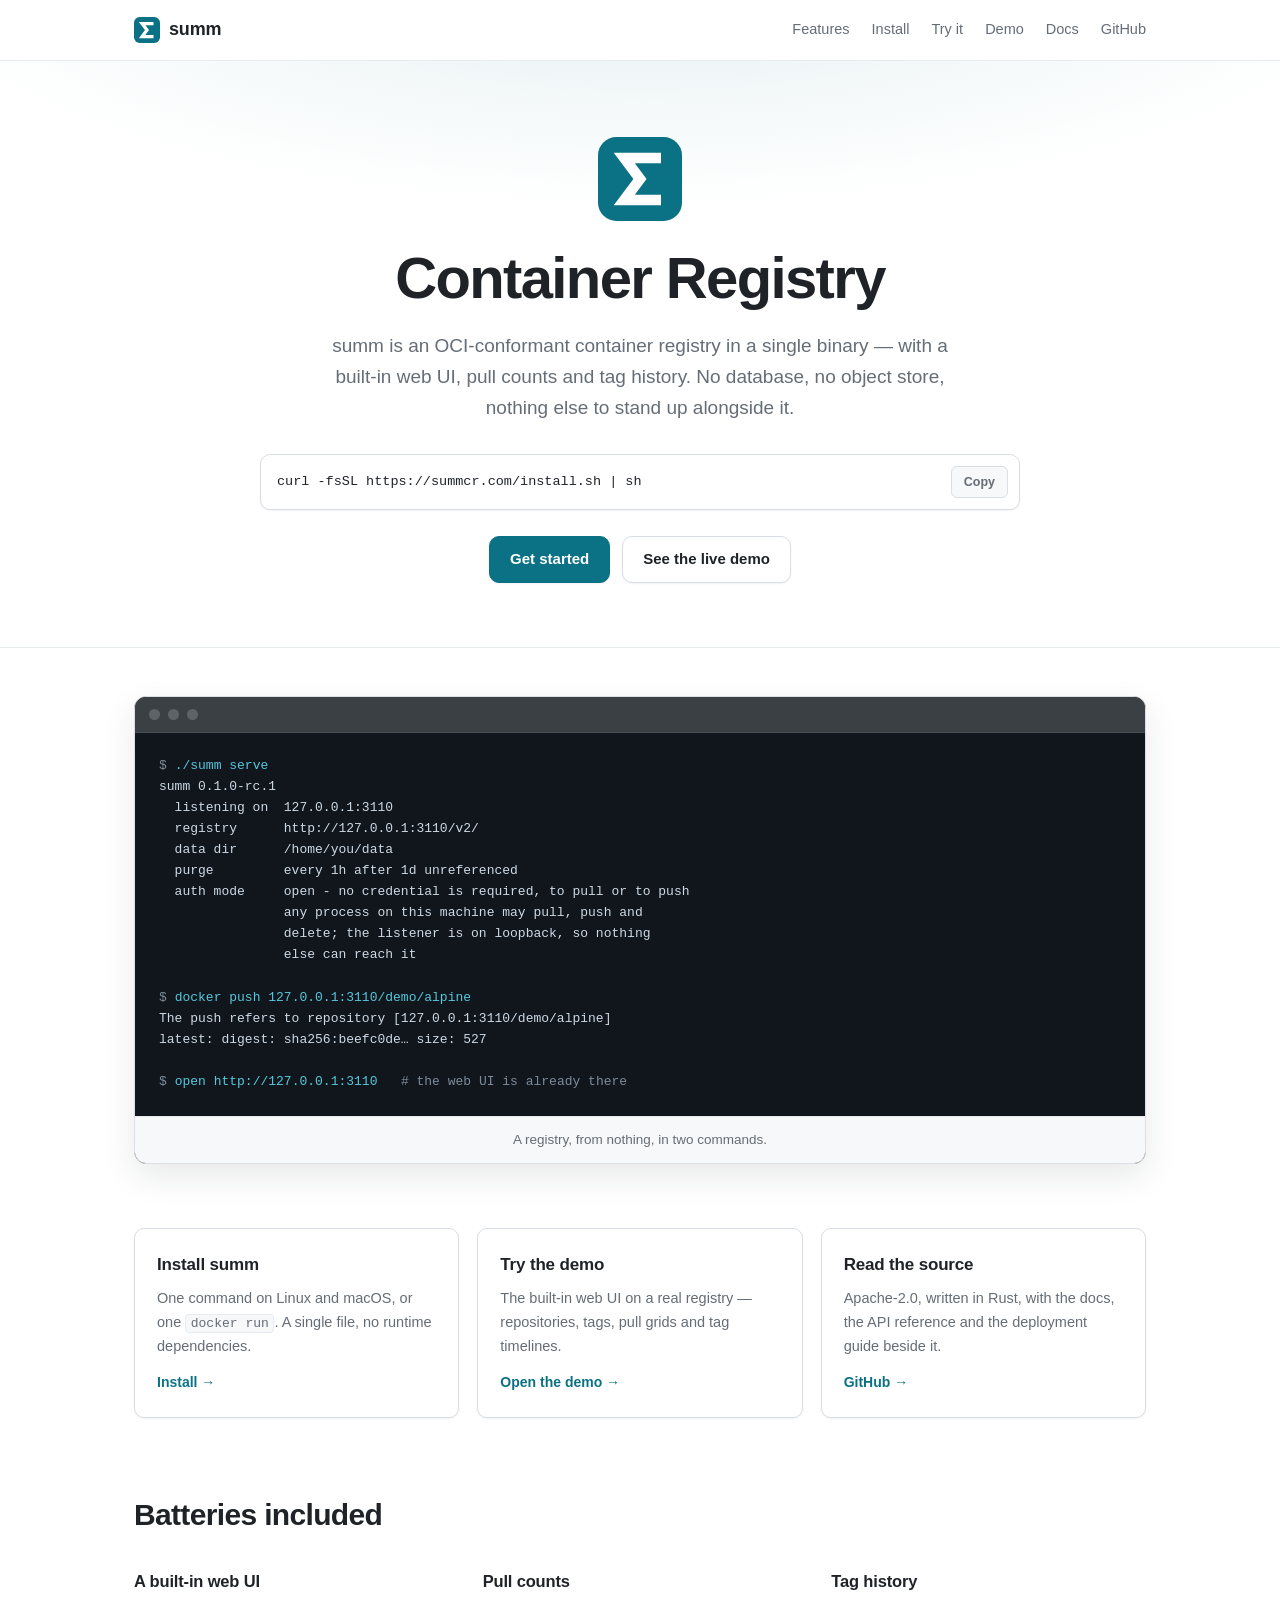
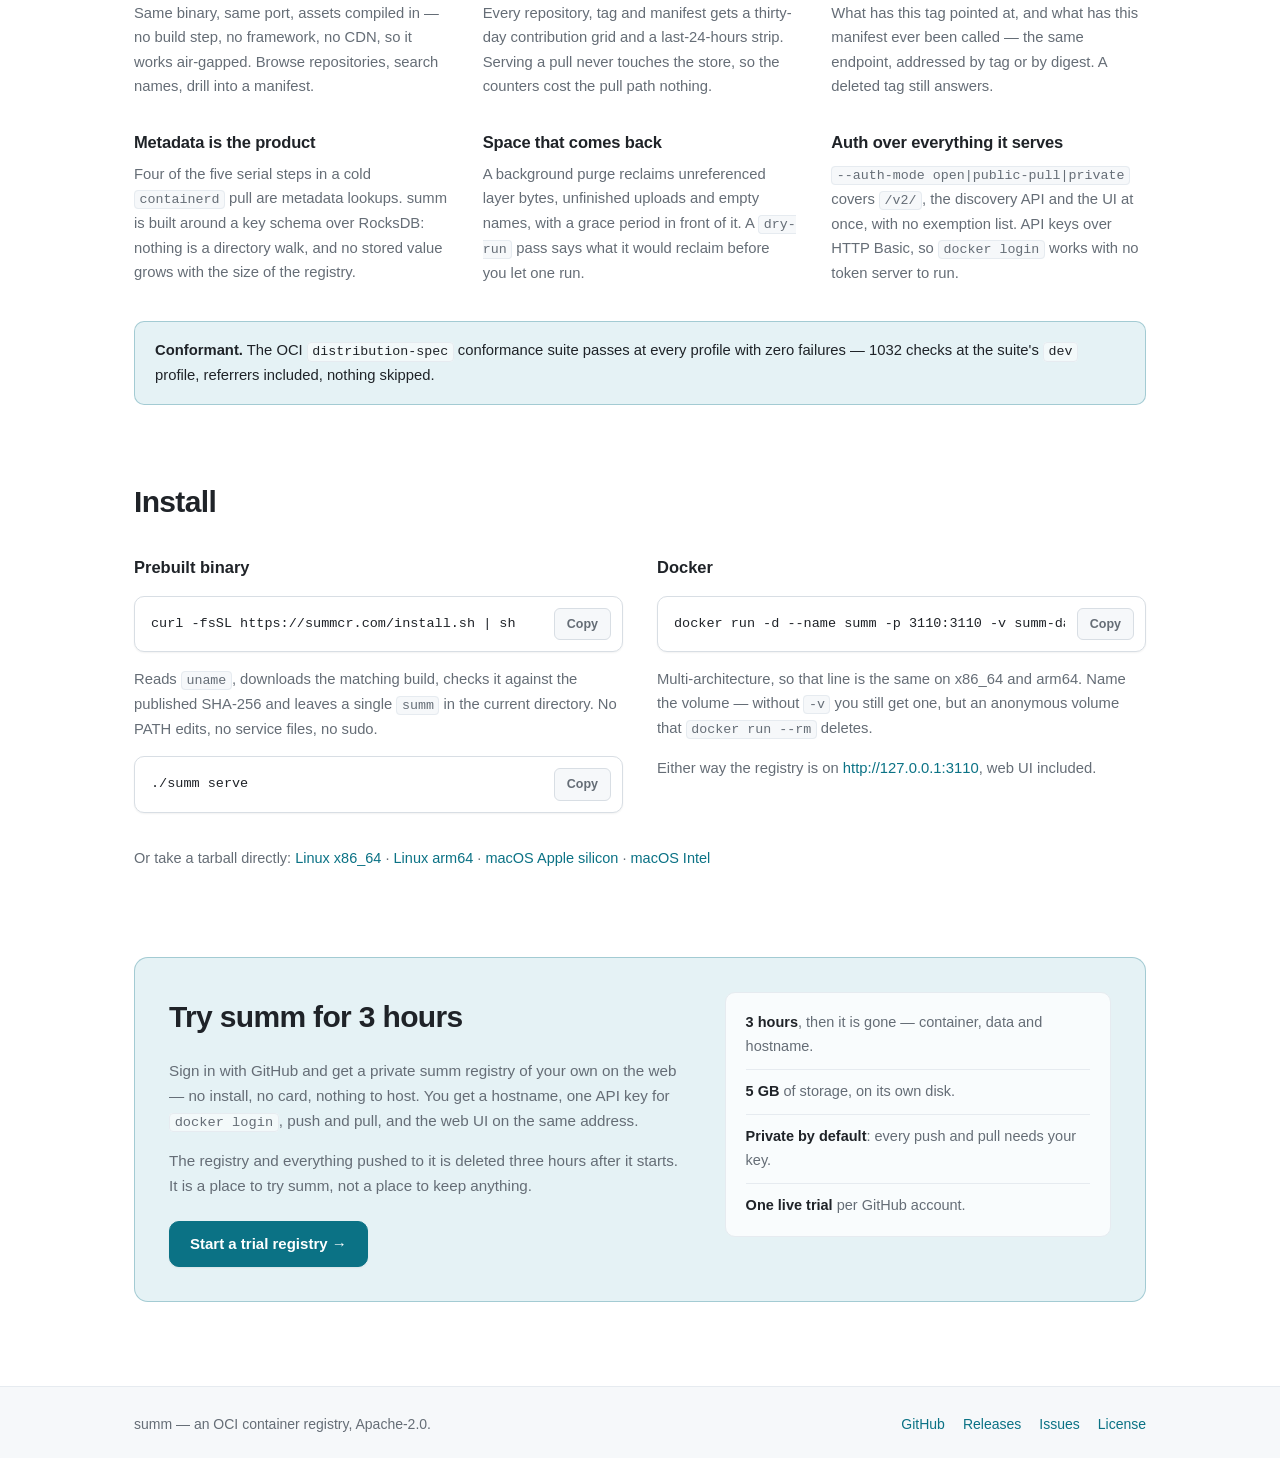
<file: index.html>
<!doctype html>
<html lang="en">
<head>
<meta charset="utf-8">
<meta name="viewport" content="width=device-width, initial-scale=1">
<meta name="color-scheme" content="light dark">
<title>summ — container registry</title>
<meta name="description" content="summ is an OCI-conformant container registry in a single binary, with a built-in web UI, pull counts and tag history. No database, no object store, nothing else to run.">

<link rel="icon" type="image/svg+xml" href="/logo.svg">
<link rel="stylesheet" href="/style.css">

<meta property="og:type" content="website">
<meta property="og:url" content="https://summcr.com/">
<meta property="og:title" content="summ — container registry">
<meta property="og:description" content="An OCI-conformant container registry in a single binary. Web UI, pull counts and tag history included.">
<meta property="og:image" content="https://summcr.com/assets/og.png">
<meta name="twitter:card" content="summary_large_image">
</head>
<body>
<a class="skip" href="#main">Skip to content</a>

<header class="topbar">
  <div class="shell topbar-inner">
    <a class="brand" href="/">
      <!--
        An inline copy of `logo.svg`, so the tile takes its colour from the
        palette and follows the theme - an <img> could not. The two must stay
        in step; the path is the only thing duplicated.
      -->
      <svg class="brand-mark" viewBox="0 0 32 32" width="26" height="26" aria-hidden="true">
        <rect class="tile" width="32" height="32" rx="7"/>
        <path class="glyph" d="M22 8H10l6 8-6 8h12" fill="none" stroke-width="4" stroke-linecap="square"/>
      </svg>
      <span class="brand-name">summ</span>
    </a>
    <nav class="topbar-nav" aria-label="Main">
      <a href="#features">Features</a>
      <a href="#install">Install</a>
      <a href="#try">Try it</a>
      <a href="https://demo.registry.summcr.com/r/summcr/summ">Demo</a>
      <a href="https://github.com/summcr/summ#readme">Docs</a>
      <a href="https://github.com/summcr/summ">GitHub</a>
    </nav>
  </div>
</header>

<main id="main">

  <section class="hero">
    <div class="shell hero-inner">
      <svg class="hero-mark" viewBox="0 0 32 32" width="84" height="84" role="img" aria-label="summ">
        <title>summ</title>
        <rect class="tile" width="32" height="32" rx="7"/>
        <path class="glyph" d="M22 8H10l6 8-6 8h12" fill="none" stroke-width="4" stroke-linecap="square"/>
      </svg>

      <h1>Container Registry</h1>
      <p class="lede">
        summ is an OCI-conformant container registry in a single binary — with a
        built-in web UI, pull counts and tag history. No database, no object
        store, nothing else to stand up alongside it.
      </p>

      <div class="cmd" data-copy>
        <code>curl -fsSL https://summcr.com/install.sh | sh</code>
        <button class="copy" type="button" aria-label="Copy install command">Copy</button>
      </div>

      <p class="hero-actions">
        <a class="btn btn-primary" href="#install">Get started</a>
        <a class="btn" href="https://demo.registry.summcr.com/r/summcr/summ">See the live demo</a>
      </p>
    </div>
  </section>

  <section class="shell demo-wrap" aria-label="summ starting up">
    <!--
      The demo slot. Replace the whole <pre> with the recording when it exists,
      keeping the window chrome around it:

        <img src="/assets/demo.gif" width="1200" height="720" alt="Installing
             summ, starting it, and pushing an image to it">
    -->
    <figure class="term">
      <div class="term-bar" aria-hidden="true"><span></span><span></span><span></span></div>
<pre class="term-body"><span class="p">$</span> <span class="c">./summ serve</span>
summ 0.1.0-rc.1
  listening on  127.0.0.1:3110
  registry      http://127.0.0.1:3110/v2/
  data dir      /home/you/data
  purge         every 1h after 1d unreferenced
  auth mode     open - no credential is required, to pull or to push
                any process on this machine may pull, push and
                delete; the listener is on loopback, so nothing
                else can reach it

<span class="p">$</span> <span class="c">docker push 127.0.0.1:3110/demo/alpine</span>
The push refers to repository [127.0.0.1:3110/demo/alpine]
latest: digest: sha256:beefc0de… size: 527

<span class="p">$</span> <span class="c">open http://127.0.0.1:3110</span>   <span class="m"># the web UI is already there</span>
</pre>
      <figcaption>A registry, from nothing, in two commands.</figcaption>
    </figure>
  </section>

  <section class="shell cards" aria-label="Get started">
    <a class="card" href="#install">
      <h2>Install summ</h2>
      <p>One command on Linux and macOS, or one <code>docker run</code>. A single
         file, no runtime dependencies.</p>
      <span class="more">Install →</span>
    </a>
    <a class="card" href="https://demo.registry.summcr.com/r/summcr/summ">
      <h2>Try the demo</h2>
      <p>The built-in web UI on a real registry — repositories, tags, pull grids
         and tag timelines.</p>
      <span class="more">Open the demo →</span>
    </a>
    <a class="card" href="https://github.com/summcr/summ">
      <h2>Read the source</h2>
      <p>Apache-2.0, written in Rust, with the docs, the API reference and the
         deployment guide beside it.</p>
      <span class="more">GitHub →</span>
    </a>
  </section>

  <section class="shell features" id="features">
    <h2 class="section-title">Batteries included</h2>

    <div class="feature-grid">
      <article class="feature">
        <h3>A built-in web UI</h3>
        <p>Same binary, same port, assets compiled in — no build step, no
           framework, no CDN, so it works air-gapped. Browse repositories, search
           names, drill into a manifest.</p>
      </article>

      <article class="feature">
        <h3>Pull counts</h3>
        <p>Every repository, tag and manifest gets a thirty-day contribution grid
           and a last-24-hours strip. Serving a pull never touches the store, so
           the counters cost the pull path nothing.</p>
      </article>

      <article class="feature">
        <h3>Tag history</h3>
        <p>What has this tag pointed at, and what has this manifest ever been
           called — the same endpoint, addressed by tag or by digest. A deleted
           tag still answers.</p>
      </article>

      <article class="feature">
        <h3>Metadata is the product</h3>
        <p>Four of the five serial steps in a cold <code>containerd</code> pull
           are metadata lookups. summ is built around a key schema over RocksDB:
           nothing is a directory walk, and no stored value grows with the size
           of the registry.</p>
      </article>

      <article class="feature">
        <h3>Space that comes back</h3>
        <p>A background purge reclaims unreferenced layer bytes, unfinished
           uploads and empty names, with a grace period in front of it. A
           <code>dry-run</code> pass says what it would reclaim before you let
           one run.</p>
      </article>

      <article class="feature">
        <h3>Auth over everything it serves</h3>
        <p><code>--auth-mode open|public-pull|private</code> covers <code>/v2/</code>,
           the discovery API and the UI at once, with no exemption list. API keys
           over HTTP Basic, so <code>docker login</code> works with no token
           server to run.</p>
      </article>
    </div>

    <p class="badge-line">
      <strong>Conformant.</strong> The OCI <code>distribution-spec</code>
      conformance suite passes at every profile with zero failures — 1032 checks
      at the suite's <code>dev</code> profile, referrers included, nothing skipped.
    </p>
  </section>

  <section class="shell install" id="install">
    <h2 class="section-title">Install</h2>

    <div class="install-grid">
      <div class="install-col">
        <h3>Prebuilt binary</h3>
        <div class="cmd" data-copy>
          <code>curl -fsSL https://summcr.com/install.sh | sh</code>
          <button class="copy" type="button" aria-label="Copy install command">Copy</button>
        </div>
        <p>Reads <code>uname</code>, downloads the matching build, checks it
           against the published SHA-256 and leaves a single <code>summ</code> in
           the current directory. No PATH edits, no service files, no sudo.</p>
        <div class="cmd" data-copy>
          <code>./summ serve</code>
          <button class="copy" type="button" aria-label="Copy run command">Copy</button>
        </div>
      </div>

      <div class="install-col">
        <h3>Docker</h3>
        <div class="cmd" data-copy>
          <code>docker run -d --name summ -p 3110:3110 -v summ-data:/var/lib/summ summcr/summ</code>
          <button class="copy" type="button" aria-label="Copy docker command">Copy</button>
        </div>
        <p>Multi-architecture, so that line is the same on x86_64 and arm64.
           Name the volume — without <code>-v</code> you still get one, but an
           anonymous volume that <code>docker run --rm</code> deletes.</p>
        <p>Either way the registry is on
           <a href="http://127.0.0.1:3110">http://127.0.0.1:3110</a>, web UI
           included.</p>
      </div>
    </div>

    <p class="platforms">
      Or take a tarball directly:
      <a href="https://github.com/summcr/summ/releases/latest/download/summ-x86_64-unknown-linux-gnu.tar.gz">Linux x86_64</a> ·
      <a href="https://github.com/summcr/summ/releases/latest/download/summ-aarch64-unknown-linux-gnu.tar.gz">Linux arm64</a> ·
      <a href="https://github.com/summcr/summ/releases/latest/download/summ-aarch64-apple-darwin.tar.gz">macOS Apple silicon</a> ·
      <a href="https://github.com/summcr/summ/releases/latest/download/summ-x86_64-apple-darwin.tar.gz">macOS Intel</a>
    </p>
  </section>

  <section class="shell trial" id="try">
    <div class="trial-panel">
      <div class="trial-copy">
        <h2 class="section-title">Try summ for 3 hours</h2>
        <p>Sign in with GitHub and get a private summ registry of your own on the
           web — no install, no card, nothing to host. You get a hostname, one API
           key for <code>docker login</code>, push and pull, and the web UI on the
           same address.</p>
        <p class="trial-note">The registry and everything pushed to it is deleted
           three hours after it starts. It is a place to try summ, not a place to
           keep anything.</p>
        <p>
          <a class="btn btn-primary" href="https://try.summcr.com/">Start a trial registry →</a>
        </p>
      </div>

      <ul class="trial-facts">
        <li><strong>3 hours</strong>, then it is gone — container, data and hostname.</li>
        <li><strong>5 GB</strong> of storage, on its own disk.</li>
        <li><strong>Private by default</strong>: every push and pull needs your key.</li>
        <li><strong>One live trial</strong> per GitHub account.</li>
      </ul>
    </div>
  </section>

</main>

<footer class="foot">
  <div class="shell foot-inner">
    <span>summ — an OCI container registry, Apache-2.0.</span>
    <nav class="foot-nav" aria-label="Footer">
      <a href="https://github.com/summcr/summ">GitHub</a>
      <a href="https://github.com/summcr/summ/releases">Releases</a>
      <a href="https://github.com/summcr/summ/issues">Issues</a>
      <a href="https://github.com/summcr/summ/blob/main/LICENSE">License</a>
    </nav>
  </div>
</footer>

<script>
// The only script on the page: copy-to-clipboard on the command blocks. It
// degrades to a plain, selectable code block wherever the API is unavailable.
document.querySelectorAll('.cmd[data-copy]').forEach(function (box) {
  var button = box.querySelector('.copy');
  var code = box.querySelector('code');
  if (!button || !code || !navigator.clipboard) { if (button) button.remove(); return; }
  button.addEventListener('click', function () {
    navigator.clipboard.writeText(code.textContent.trim()).then(function () {
      button.textContent = 'Copied';
      setTimeout(function () { button.textContent = 'Copy'; }, 1600);
    });
  });
});
</script>
</body>
</html>
</file>
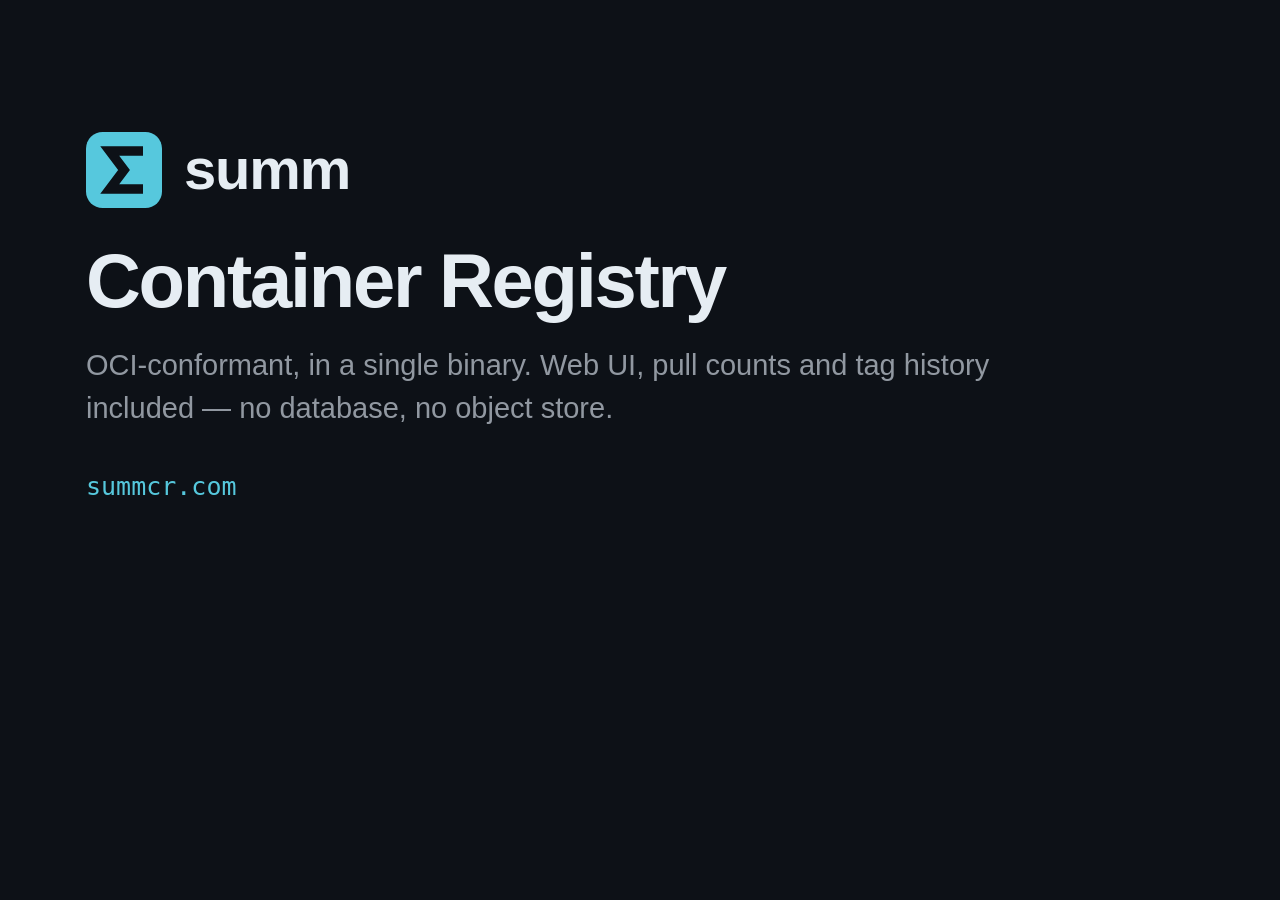
<file: assets/og.html>
<!doctype html><meta charset="utf-8">
<style>
  html,body{margin:0}
  body{width:1200px;height:630px;display:flex;flex-direction:column;
       justify-content:center;padding:0 86px;box-sizing:border-box;
       background:#0d1117;color:#e6edf3;
       font:16px/1.6 -apple-system,BlinkMacSystemFont,"Segoe UI",Arial,sans-serif;}
  .row{display:flex;align-items:center;gap:22px}
  .name{font-size:58px;font-weight:680;letter-spacing:-.02em}
  h1{margin:26px 0 0;font-size:76px;line-height:1.03;letter-spacing:-.03em;font-weight:700}
  p{margin:24px 0 0;font-size:29px;line-height:1.45;color:#9198a1;max-width:940px}
  .foot{margin-top:38px;font-size:25px;color:#56c8dd;
        font-family:ui-monospace,SFMono-Regular,Menlo,monospace}
</style>
<div class="row">
  <svg viewBox="0 0 32 32" width="76" height="76"><rect width="32" height="32" rx="7" fill="#56c8dd"/><path d="M22 8H10l6 8-6 8h12" fill="none" stroke="#0d1117" stroke-width="4" stroke-linecap="square"/></svg>
  <span class="name">summ</span>
</div>
<h1>Container Registry</h1>
<p>OCI-conformant, in a single binary. Web UI, pull counts and tag history included — no database, no object store.</p>
<div class="foot">summcr.com</div>
</file>
<file: style.css>
/*
 * summcr.com. The palette is summ's own UI palette, so the site and the product
 * are recognisably one thing; nothing below the tokens names a literal colour,
 * so the dark theme is the palette and nothing else. No framework, no CDN, no
 * webfont - the same rule the registry's UI keeps, for the same reason.
 */

:root {
  --bg:            #ffffff;
  --bg-subtle:     #f6f8fa;
  --bg-raised:     #ffffff;
  --bg-hover:      #f6f8fa;
  --border:        #d8dee4;
  --border-subtle: #e6ebf0;
  --text:          #1f2328;
  --text-muted:    #656d76;
  --text-faint:    #8c959f;
  --accent:        #0b7285;
  --accent-hover:  #095c6b;
  --accent-soft:   #e5f2f5;
  --on-accent:     #ffffff;
  --term-bg:       #10161c;
  --term-text:     #cdd9e5;
  --term-muted:    #7d8b9a;
  --term-accent:   #56c8dd;
  --shadow:        0 1px 2px rgba(31, 35, 40, .06);
  --shadow-lg:     0 12px 32px rgba(31, 35, 40, .10);
  --radius:        10px;
  --mono: ui-monospace, SFMono-Regular, "SF Mono", Menlo, Consolas, monospace;
  --sans: -apple-system, BlinkMacSystemFont, "Segoe UI", Inter, Roboto,
          "Helvetica Neue", Arial, sans-serif;
}

@media (prefers-color-scheme: dark) {
  :root {
    --bg:            #0d1117;
    --bg-subtle:     #131920;
    --bg-raised:     #161b22;
    --bg-hover:      #1c232c;
    --border:        #2a313c;
    --border-subtle: #21262d;
    --text:          #e6edf3;
    --text-muted:    #9198a1;
    --text-faint:    #6e7681;
    --accent:        #56c8dd;
    --accent-hover:  #7ad6e7;
    --accent-soft:   #12303a;
    --on-accent:     #0d1117;
    --term-bg:       #0a0f14;
    --shadow:        0 1px 2px rgba(0, 0, 0, .4);
    --shadow-lg:     0 12px 32px rgba(0, 0, 0, .45);
  }
}

* { box-sizing: border-box; }

html { scroll-behavior: smooth; }
@media (prefers-reduced-motion: reduce) { html { scroll-behavior: auto; } }

body {
  margin: 0;
  background: var(--bg);
  color: var(--text);
  font: 16px/1.65 var(--sans);
  -webkit-font-smoothing: antialiased;
}

a { color: var(--accent); text-decoration: none; }
a:hover { text-decoration: underline; }

code {
  font-family: var(--mono);
  font-size: .9em;
  background: var(--bg-subtle);
  border: 1px solid var(--border-subtle);
  border-radius: 4px;
  padding: .08em .34em;
}

.shell { max-width: 1060px; margin: 0 auto; padding: 0 24px; }

.skip {
  position: absolute; left: -9999px;
  background: var(--bg-raised); color: var(--text);
  padding: 10px 14px; border: 1px solid var(--border); border-radius: var(--radius);
}
.skip:focus { left: 12px; top: 12px; z-index: 10; }

/* ---- top bar ---------------------------------------------------------- */

.topbar {
  position: sticky; top: 0; z-index: 5;
  background: color-mix(in srgb, var(--bg) 88%, transparent);
  backdrop-filter: saturate(180%) blur(12px);
  border-bottom: 1px solid var(--border-subtle);
}
.topbar-inner { display: flex; align-items: center; gap: 24px; height: 60px; }

.brand { display: inline-flex; align-items: center; gap: 9px; color: var(--text); }
.brand:hover { text-decoration: none; }
.brand-name { font-size: 18px; font-weight: 640; letter-spacing: -.01em; }
.tile  { fill: var(--accent); }
.glyph { stroke: var(--on-accent); }

.topbar-nav { margin-left: auto; display: flex; gap: 22px; font-size: 14.5px; }
.topbar-nav a { color: var(--text-muted); }
.topbar-nav a:hover { color: var(--text); text-decoration: none; }

@media (max-width: 720px) {
  .topbar-nav { gap: 14px; font-size: 13.5px; }
  /* Docs - the one link that is also in the footer's reach. */
  .topbar-nav a:nth-child(5) { display: none; }
}

/* ---- hero ------------------------------------------------------------- */

.hero {
  background:
    radial-gradient(1100px 380px at 50% -120px,
      color-mix(in srgb, var(--accent) 12%, transparent), transparent 70%);
  border-bottom: 1px solid var(--border-subtle);
}
.hero-inner { padding: 76px 24px 64px; text-align: center; }
.hero-mark { display: block; margin: 0 auto 26px; }

h1 {
  margin: 0;
  font-size: clamp(38px, 6.2vw, 58px);
  line-height: 1.08;
  letter-spacing: -.028em;
  font-weight: 700;
}

.lede {
  max-width: 620px;
  margin: 20px auto 0;
  font-size: clamp(16.5px, 2.1vw, 19px);
  color: var(--text-muted);
}

.hero-actions { margin: 26px 0 0; display: flex; gap: 12px; justify-content: center; flex-wrap: wrap; }

.btn {
  display: inline-block;
  padding: 10px 20px;
  border: 1px solid var(--border);
  border-radius: var(--radius);
  background: var(--bg-raised);
  color: var(--text);
  font-size: 15px; font-weight: 560;
  box-shadow: var(--shadow);
}
.btn:hover { background: var(--bg-hover); text-decoration: none; }
.btn-primary { background: var(--accent); border-color: var(--accent); color: var(--on-accent); }
.btn-primary:hover { background: var(--accent-hover); border-color: var(--accent-hover); }

/* ---- command block ---------------------------------------------------- */

.cmd {
  display: flex; align-items: center; gap: 12px;
  /* A grid item's implicit `min-width: auto` is the whole width of its
     unwrapped content, so a long command widens its column and takes the page
     with it. The scroll belongs to the <code>, not to the document. */
  min-width: 0;
  max-width: 760px; margin: 30px auto 0;
  padding: 11px 11px 11px 16px;
  background: var(--bg-raised);
  border: 1px solid var(--border);
  border-radius: var(--radius);
  box-shadow: var(--shadow);
  text-align: left;
}
.cmd code {
  flex: 1; min-width: 0;
  background: none; border: 0; padding: 0;
  font-size: 13.5px; color: var(--text);
  overflow-x: auto; white-space: pre;
}
.cmd .copy {
  flex: none;
  font: inherit; font-size: 12.5px; font-weight: 560;
  padding: 5px 12px;
  color: var(--text-muted);
  background: var(--bg-subtle);
  border: 1px solid var(--border);
  border-radius: 6px;
  cursor: pointer;
}
.cmd .copy:hover { color: var(--text); background: var(--bg-hover); }

/* ---- demo ------------------------------------------------------------- */

.demo-wrap { padding-top: 48px; padding-bottom: 8px; }

.term {
  margin: 0;
  background: var(--term-bg);
  border: 1px solid var(--border);
  border-radius: 12px;
  box-shadow: var(--shadow-lg);
  overflow: hidden;
}
.term-bar {
  display: flex; gap: 8px; align-items: center;
  padding: 12px 14px;
  background: color-mix(in srgb, var(--term-bg) 82%, #ffffff);
  border-bottom: 1px solid rgba(255, 255, 255, .07);
}
.term-bar span { width: 11px; height: 11px; border-radius: 50%; background: rgba(255, 255, 255, .18); }
.term-body {
  margin: 0; padding: 22px 24px 24px;
  font-family: var(--mono); font-size: 13px; line-height: 1.62;
  color: var(--term-text);
  overflow-x: auto;
}
.term-body .p { color: var(--term-muted); }
.term-body .c { color: var(--term-accent); }
.term-body .m { color: var(--term-muted); }
.term img { display: block; width: 100%; height: auto; }
.term figcaption {
  padding: 12px 16px;
  background: var(--bg-subtle);
  border-top: 1px solid var(--border-subtle);
  color: var(--text-muted);
  font-size: 13.5px;
  text-align: center;
}

/* ---- cards ------------------------------------------------------------ */

.cards {
  display: grid;
  grid-template-columns: repeat(3, 1fr);
  gap: 18px;
  padding-top: 56px;
}
.card {
  display: block;
  padding: 22px;
  background: var(--bg-raised);
  border: 1px solid var(--border);
  border-radius: var(--radius);
  box-shadow: var(--shadow);
  color: var(--text);
}
.card:hover { border-color: var(--accent); text-decoration: none; }
.card { min-width: 0; }
.card h2 { margin: 0 0 8px; font-size: 17px; letter-spacing: -.01em; }
.card p { margin: 0; font-size: 14.5px; color: var(--text-muted); }
.card .more { display: inline-block; margin-top: 12px; font-size: 14px; color: var(--accent); font-weight: 560; }

/* ---- features --------------------------------------------------------- */

.section-title {
  margin: 0 0 28px;
  font-size: clamp(24px, 3.4vw, 30px);
  letter-spacing: -.022em;
}

.features, .install { padding-top: 72px; }

.feature-grid { display: grid; grid-template-columns: repeat(3, 1fr); gap: 30px 34px; }
.feature { min-width: 0; }
.feature h3 { margin: 0 0 6px; font-size: 16.5px; letter-spacing: -.01em; }
.feature p { margin: 0; font-size: 14.8px; color: var(--text-muted); }

.badge-line {
  margin: 36px 0 0;
  padding: 16px 20px;
  background: var(--accent-soft);
  border: 1px solid color-mix(in srgb, var(--accent) 30%, transparent);
  border-radius: var(--radius);
  font-size: 14.8px;
  color: var(--text);
}
.badge-line code { background: color-mix(in srgb, var(--bg) 55%, transparent); }

/* ---- install ---------------------------------------------------------- */

.install-grid { display: grid; grid-template-columns: 1fr 1fr; gap: 34px; }
.install-col { min-width: 0; }
.install-col h3 { margin: 0 0 4px; font-size: 16.5px; }
.install-col p { font-size: 14.8px; color: var(--text-muted); }
.install .cmd { margin: 14px 0 0; max-width: none; }
.platforms { margin-top: 34px; font-size: 14.5px; color: var(--text-muted); }

@media (max-width: 860px) {
  .cards, .feature-grid, .install-grid { grid-template-columns: 1fr; }
  .feature-grid { gap: 24px; }
}

/* ---- try it online ---------------------------------------------------- */

.trial { padding-top: 72px; }

.trial-panel {
  display: grid;
  grid-template-columns: 1.35fr 1fr;
  gap: 34px;
  align-items: start;
  padding: 34px;
  background: var(--accent-soft);
  border: 1px solid color-mix(in srgb, var(--accent) 30%, transparent);
  border-radius: 14px;
}
.trial-copy, .trial-facts { min-width: 0; }
.trial .section-title { margin-bottom: 16px; }
.trial-copy p { margin: 0 0 14px; font-size: 15.2px; color: var(--text-muted); }
.trial-copy code { background: color-mix(in srgb, var(--bg) 55%, transparent); }
.trial-note { color: var(--text); }
.trial-copy p:last-child { margin: 22px 0 0; }

.trial-facts {
  margin: 0; padding: 18px 20px;
  list-style: none;
  background: color-mix(in srgb, var(--bg-raised) 78%, transparent);
  border: 1px solid var(--border-subtle);
  border-radius: var(--radius);
  font-size: 14.5px;
  color: var(--text-muted);
}
.trial-facts li + li { margin-top: 10px; padding-top: 10px; border-top: 1px solid var(--border-subtle); }
.trial-facts strong { color: var(--text); font-weight: 600; }

@media (max-width: 860px) {
  .trial-panel { grid-template-columns: 1fr; padding: 26px; }
}

/* ---- footer ----------------------------------------------------------- */

.foot {
  margin-top: 84px;
  padding: 26px 0;
  border-top: 1px solid var(--border-subtle);
  background: var(--bg-subtle);
  font-size: 14px;
  color: var(--text-muted);
}
.foot-inner { display: flex; flex-wrap: wrap; gap: 12px 22px; align-items: center; }
.foot-nav { margin-left: auto; display: flex; gap: 18px; }
</file>
